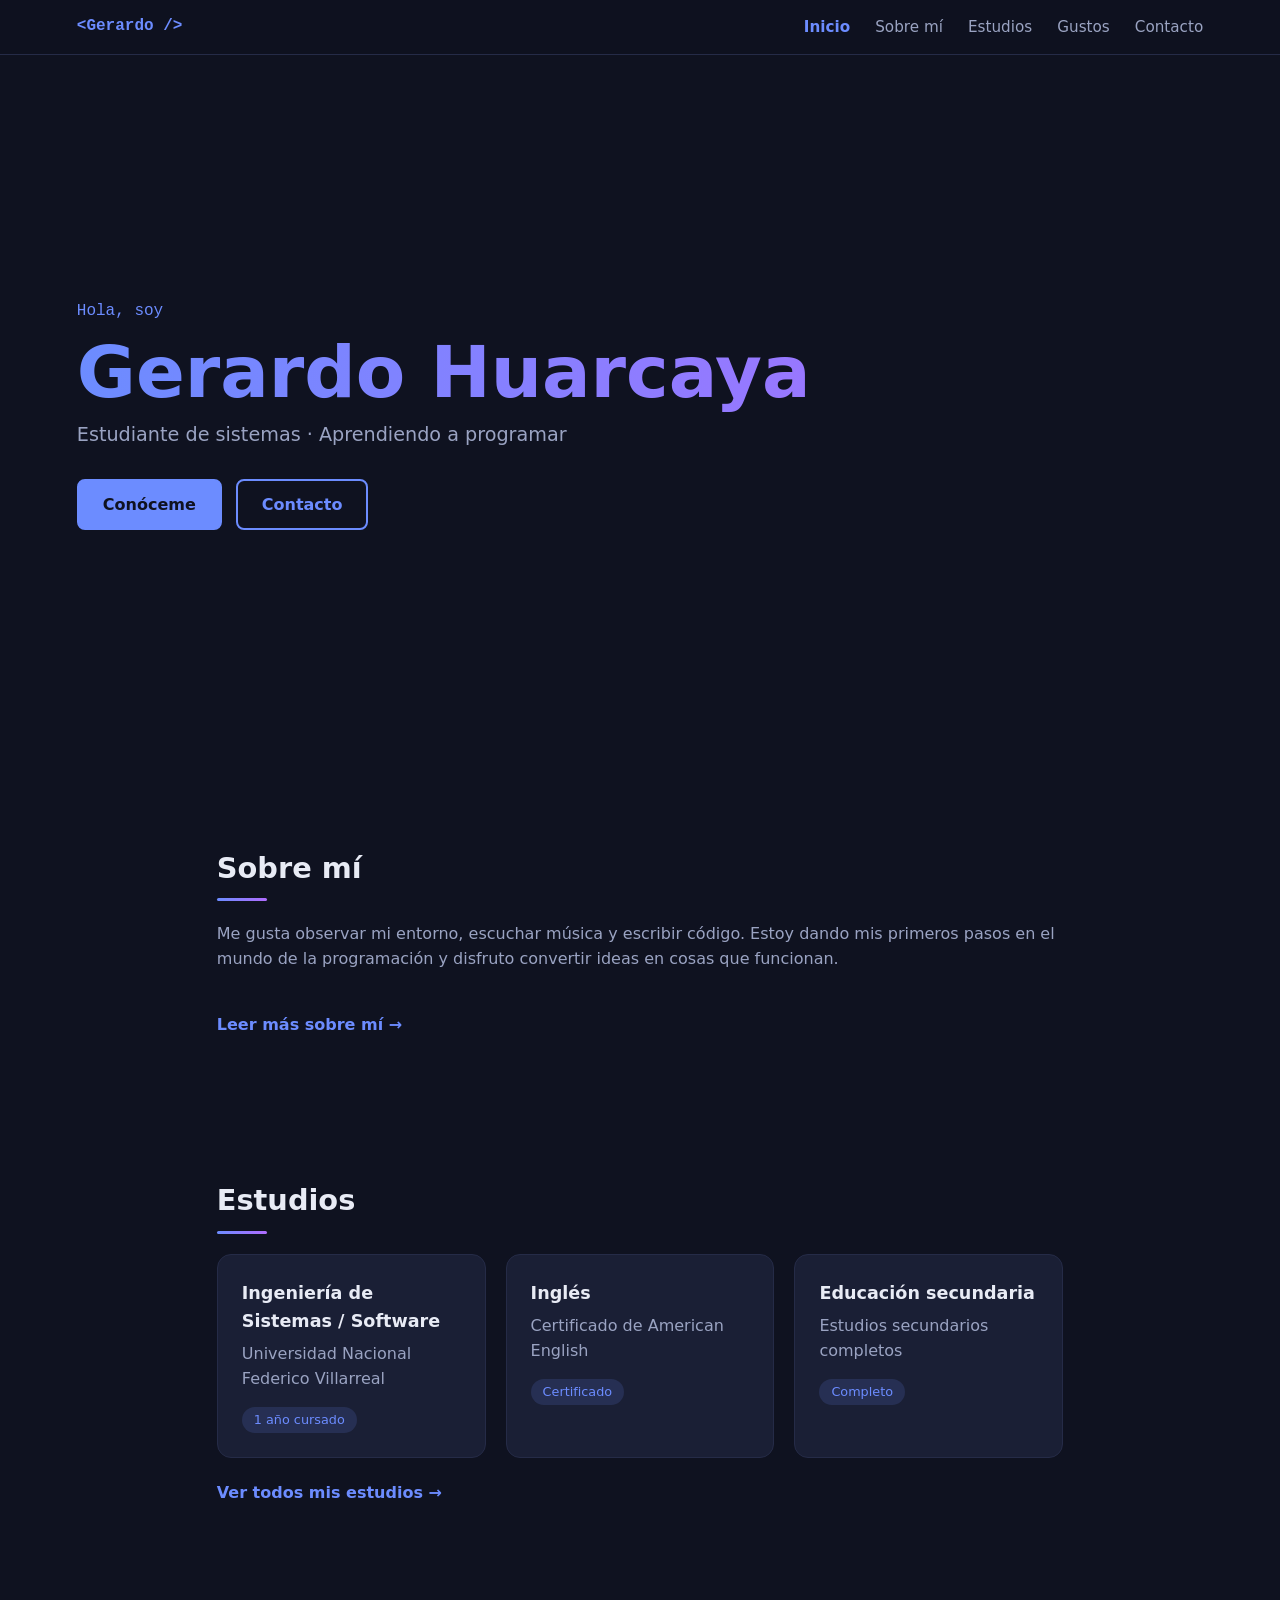
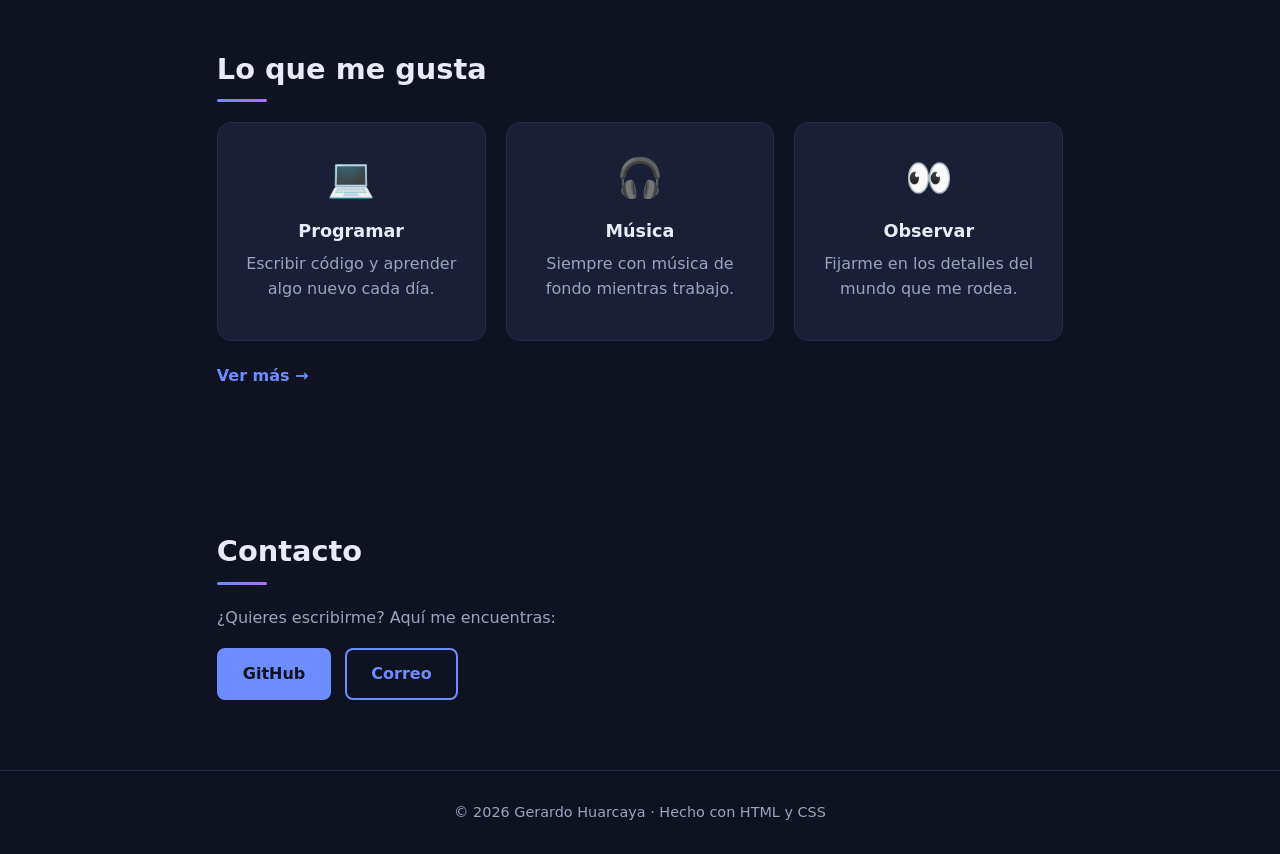
<file: index.html>
<!DOCTYPE html>
<html lang="es">
<head>
  <meta charset="UTF-8">
  <meta name="viewport" content="width=device-width, initial-scale=1.0">
  <title>Gerardo Huarcaya | Portafolio</title>
  <meta name="description" content="Página personal de Gerardo Huarcaya, estudiante de Ingeniería de Sistemas apasionado por la programación.">
  <link rel="stylesheet" href="style.css">
</head>
<body>

  <header class="nav">
    <a class="logo" href="#inicio">&lt;Gerardo /&gt;</a>
    <nav>
      <a href="index.html" class="activo">Inicio</a>
      <a href="sobre-mi.html">Sobre mí</a>
      <a href="estudios.html">Estudios</a>
      <a href="gustos.html">Gustos</a>
      <a href="contacto.html">Contacto</a>
    </nav>
  </header>

  <main>
    <section id="inicio" class="hero">
      <p class="hola">Hola, soy</p>
      <h1>Gerardo Huarcaya</h1>
      <p class="rol">Estudiante de sistemas · Aprendiendo a programar</p>
      <div class="botones">
        <a class="btn" href="sobre-mi.html">Conóceme</a>
        <a class="btn btn-sec" href="contacto.html">Contacto</a>
      </div>
    </section>

    <section id="sobre-mi" class="seccion">
      <h2>Sobre mí</h2>
      <p>
        Me gusta observar mi entorno, escuchar música y escribir código.
        Estoy dando mis primeros pasos en el mundo de la programación y
        disfruto convertir ideas en cosas que funcionan.
      </p>
      <a class="ver-mas" href="sobre-mi.html">Leer más sobre mí →</a>
    </section>

    <section id="estudios" class="seccion">
      <h2>Estudios</h2>
      <div class="tarjetas">
        <article class="tarjeta">
          <h3>Ingeniería de Sistemas / Software</h3>
          <p>Universidad Nacional Federico Villarreal</p>
          <span class="etiqueta">1 año cursado</span>
        </article>
        <article class="tarjeta">
          <h3>Inglés</h3>
          <p>Certificado de American English</p>
          <span class="etiqueta">Certificado</span>
        </article>
        <article class="tarjeta">
          <h3>Educación secundaria</h3>
          <p>Estudios secundarios completos</p>
          <span class="etiqueta">Completo</span>
        </article>
      </div>
      <a class="ver-mas" href="estudios.html">Ver todos mis estudios →</a>
    </section>

    <section id="gustos" class="seccion">
      <h2>Lo que me gusta</h2>
      <div class="tarjetas">
        <article class="tarjeta centro">
          <div class="emoji">💻</div>
          <h3>Programar</h3>
          <p>Escribir código y aprender algo nuevo cada día.</p>
        </article>
        <article class="tarjeta centro">
          <div class="emoji">🎧</div>
          <h3>Música</h3>
          <p>Siempre con música de fondo mientras trabajo.</p>
        </article>
        <article class="tarjeta centro">
          <div class="emoji">👀</div>
          <h3>Observar</h3>
          <p>Fijarme en los detalles del mundo que me rodea.</p>
        </article>
      </div>
      <a class="ver-mas" href="gustos.html">Ver más →</a>
    </section>

    <section id="contacto" class="seccion">
      <h2>Contacto</h2>
      <p>¿Quieres escribirme? Aquí me encuentras:</p>
      <div class="botones">
        <a class="btn" href="https://github.com/gerardohuarcaya" target="_blank" rel="noopener">GitHub</a>
        <a class="btn btn-sec" href="mailto:gerardohuarcaya45@gmail.com">Correo</a>
      </div>
    </section>
  </main>

  <footer>
    <p>© 2026 Gerardo Huarcaya · Hecho con HTML y CSS</p>
  </footer>

</body>
</html>
</file>
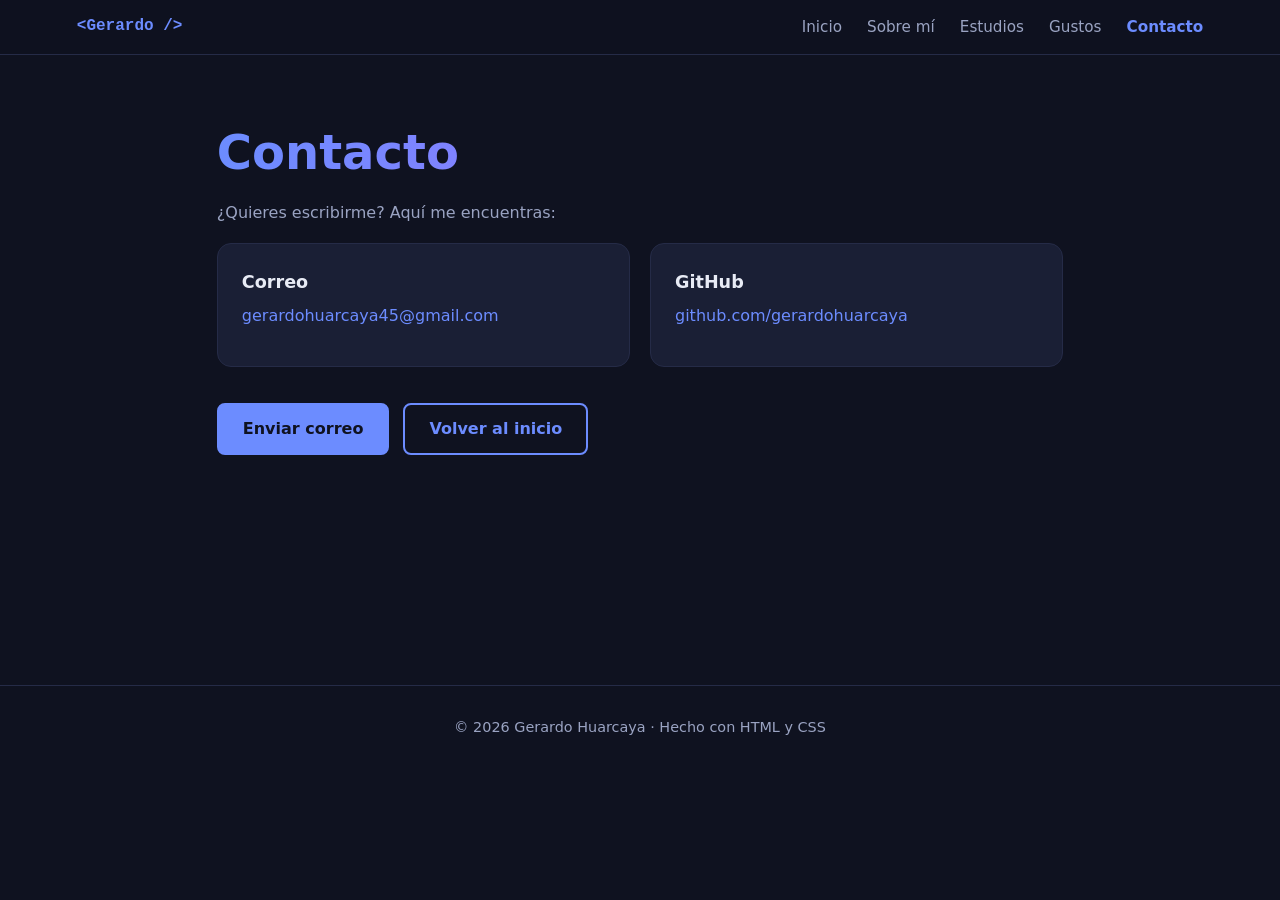
<file: contacto.html>
<!DOCTYPE html>
<html lang="es">
<head>
  <meta charset="UTF-8">
  <meta name="viewport" content="width=device-width, initial-scale=1.0">
  <title>Contacto | Gerardo Huarcaya</title>
  <meta name="description" content="Contacta con Gerardo Huarcaya por correo o revisa su GitHub.">
  <link rel="stylesheet" href="style.css">
</head>
<body>

  <header class="nav">
    <a class="logo" href="index.html">&lt;Gerardo /&gt;</a>
    <nav>
      <a href="index.html">Inicio</a>
      <a href="sobre-mi.html">Sobre mí</a>
      <a href="estudios.html">Estudios</a>
      <a href="gustos.html">Gustos</a>
      <a href="contacto.html" class="activo">Contacto</a>
    </nav>
  </header>

  <main>
    <section class="seccion pagina">
      <h1 class="titulo-pagina">Contacto</h1>
      <p>¿Quieres escribirme? Aquí me encuentras:</p>

      <div class="tarjetas">
        <article class="tarjeta">
          <h3>Correo</h3>
          <p><a class="enlace" href="mailto:gerardohuarcaya45@gmail.com">gerardohuarcaya45@gmail.com</a></p>
        </article>
        <article class="tarjeta">
          <h3>GitHub</h3>
          <p><a class="enlace" href="https://github.com/gerardohuarcaya" target="_blank" rel="noopener">github.com/gerardohuarcaya</a></p>
        </article>
      </div>

      <div class="botones espacio">
        <a class="btn" href="mailto:gerardohuarcaya45@gmail.com">Enviar correo</a>
        <a class="btn btn-sec" href="index.html">Volver al inicio</a>
      </div>
    </section>
  </main>

  <footer>
    <p>© 2026 Gerardo Huarcaya · Hecho con HTML y CSS</p>
  </footer>

</body>
</html>
</file>
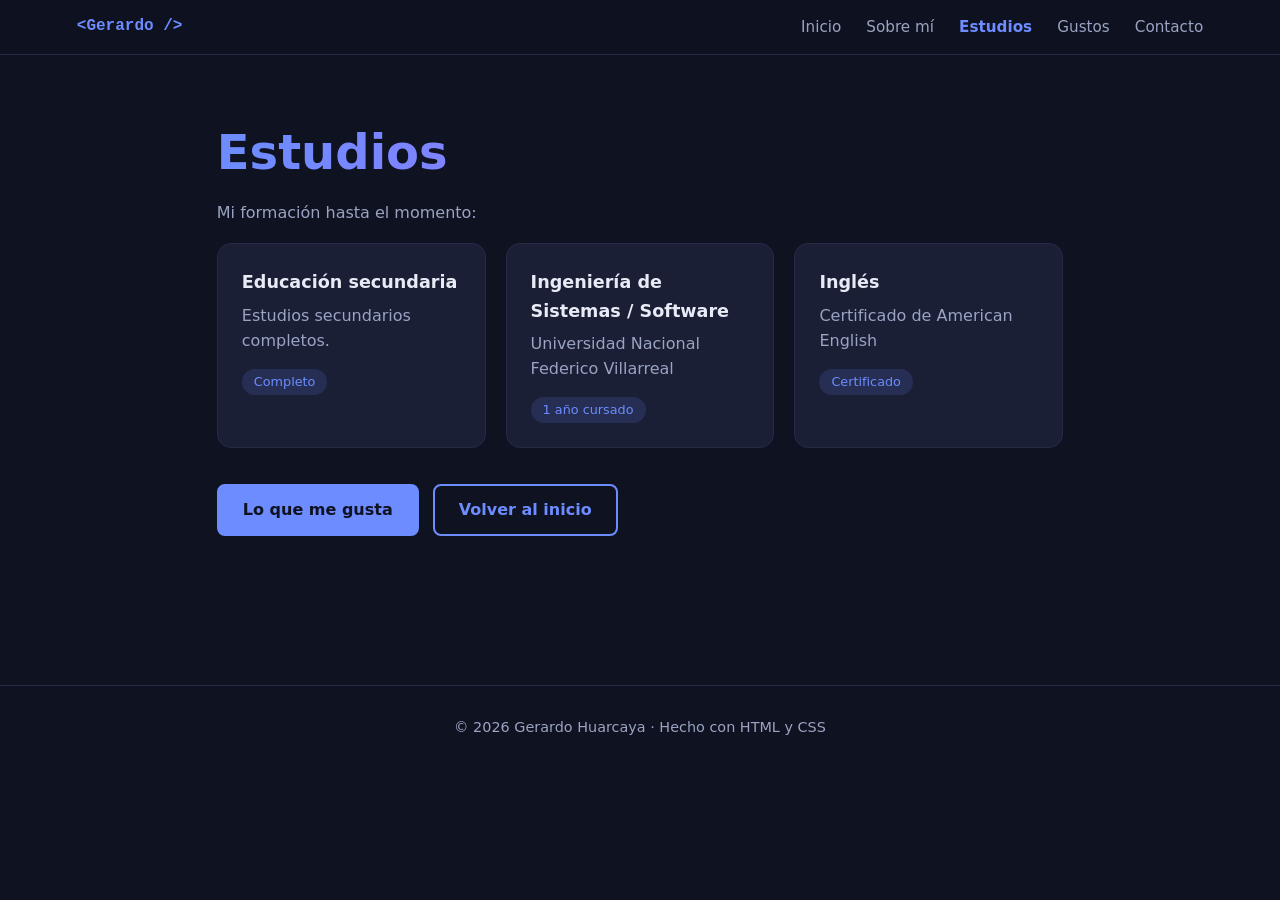
<file: estudios.html>
<!DOCTYPE html>
<html lang="es">
<head>
  <meta charset="UTF-8">
  <meta name="viewport" content="width=device-width, initial-scale=1.0">
  <title>Estudios | Gerardo Huarcaya</title>
  <meta name="description" content="Formación académica de Gerardo Huarcaya: educación secundaria, Ingeniería de Sistemas e inglés.">
  <link rel="stylesheet" href="style.css">
</head>
<body>

  <header class="nav">
    <a class="logo" href="index.html">&lt;Gerardo /&gt;</a>
    <nav>
      <a href="index.html">Inicio</a>
      <a href="sobre-mi.html">Sobre mí</a>
      <a href="estudios.html" class="activo">Estudios</a>
      <a href="gustos.html">Gustos</a>
      <a href="contacto.html">Contacto</a>
    </nav>
  </header>

  <main>
    <section class="seccion pagina">
      <h1 class="titulo-pagina">Estudios</h1>
      <p>Mi formación hasta el momento:</p>

      <div class="tarjetas">
        <article class="tarjeta">
          <h3>Educación secundaria</h3>
          <p>Estudios secundarios completos.</p>
          <span class="etiqueta">Completo</span>
        </article>
        <article class="tarjeta">
          <h3>Ingeniería de Sistemas / Software</h3>
          <p>Universidad Nacional Federico Villarreal</p>
          <span class="etiqueta">1 año cursado</span>
        </article>
        <article class="tarjeta">
          <h3>Inglés</h3>
          <p>Certificado de American English</p>
          <span class="etiqueta">Certificado</span>
        </article>
      </div>

      <div class="botones espacio">
        <a class="btn" href="gustos.html">Lo que me gusta</a>
        <a class="btn btn-sec" href="index.html">Volver al inicio</a>
      </div>
    </section>
  </main>

  <footer>
    <p>© 2026 Gerardo Huarcaya · Hecho con HTML y CSS</p>
  </footer>

</body>
</html>
</file>
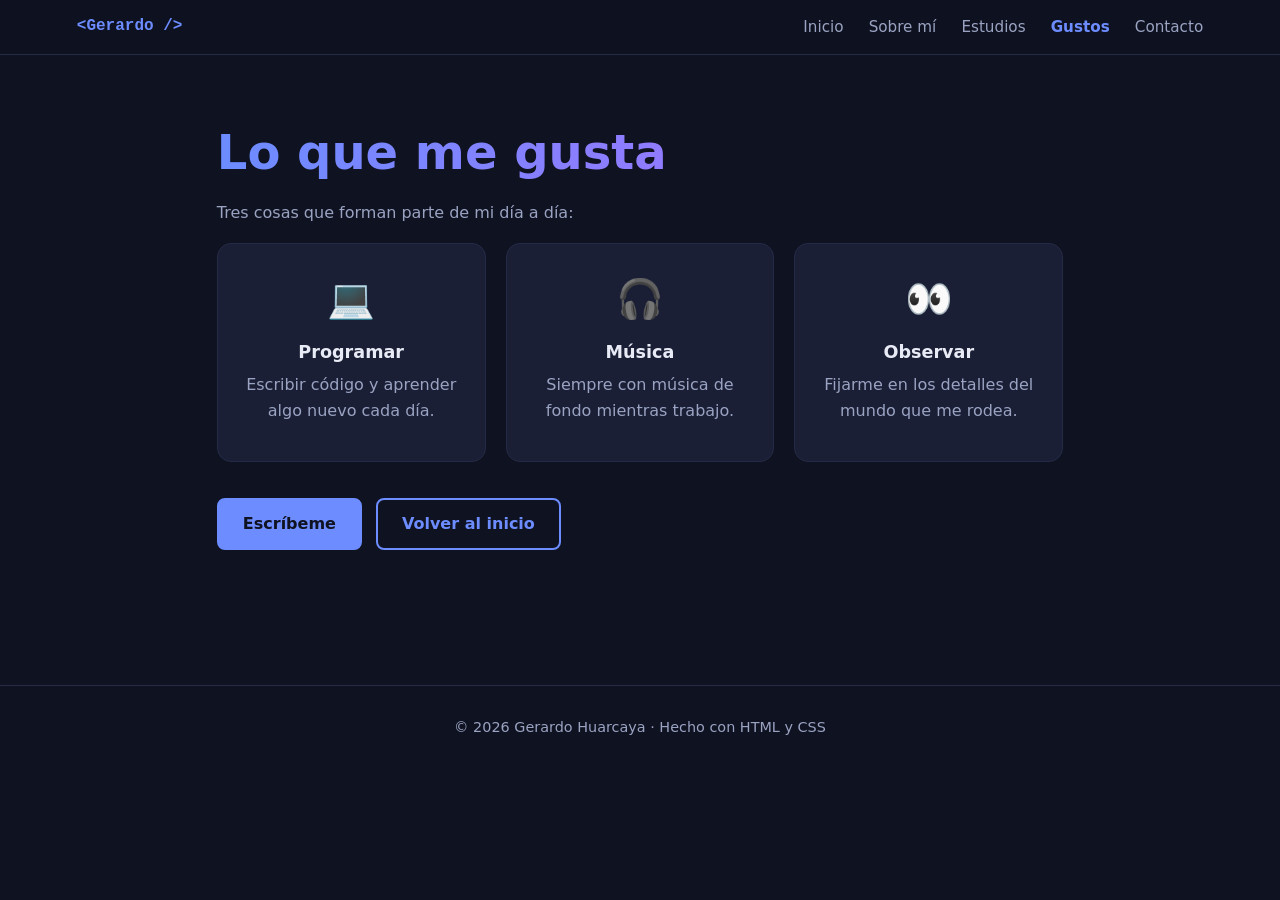
<file: gustos.html>
<!DOCTYPE html>
<html lang="es">
<head>
  <meta charset="UTF-8">
  <meta name="viewport" content="width=device-width, initial-scale=1.0">
  <title>Gustos | Gerardo Huarcaya</title>
  <meta name="description" content="Lo que le gusta a Gerardo Huarcaya: programar, escuchar música y observar su entorno.">
  <link rel="stylesheet" href="style.css">
</head>
<body>

  <header class="nav">
    <a class="logo" href="index.html">&lt;Gerardo /&gt;</a>
    <nav>
      <a href="index.html">Inicio</a>
      <a href="sobre-mi.html">Sobre mí</a>
      <a href="estudios.html">Estudios</a>
      <a href="gustos.html" class="activo">Gustos</a>
      <a href="contacto.html">Contacto</a>
    </nav>
  </header>

  <main>
    <section class="seccion pagina">
      <h1 class="titulo-pagina">Lo que me gusta</h1>
      <p>Tres cosas que forman parte de mi día a día:</p>

      <div class="tarjetas">
        <article class="tarjeta centro">
          <div class="emoji">💻</div>
          <h3>Programar</h3>
          <p>Escribir código y aprender algo nuevo cada día.</p>
        </article>
        <article class="tarjeta centro">
          <div class="emoji">🎧</div>
          <h3>Música</h3>
          <p>Siempre con música de fondo mientras trabajo.</p>
        </article>
        <article class="tarjeta centro">
          <div class="emoji">👀</div>
          <h3>Observar</h3>
          <p>Fijarme en los detalles del mundo que me rodea.</p>
        </article>
      </div>

      <div class="botones espacio">
        <a class="btn" href="contacto.html">Escríbeme</a>
        <a class="btn btn-sec" href="index.html">Volver al inicio</a>
      </div>
    </section>
  </main>

  <footer>
    <p>© 2026 Gerardo Huarcaya · Hecho con HTML y CSS</p>
  </footer>

</body>
</html>
</file>
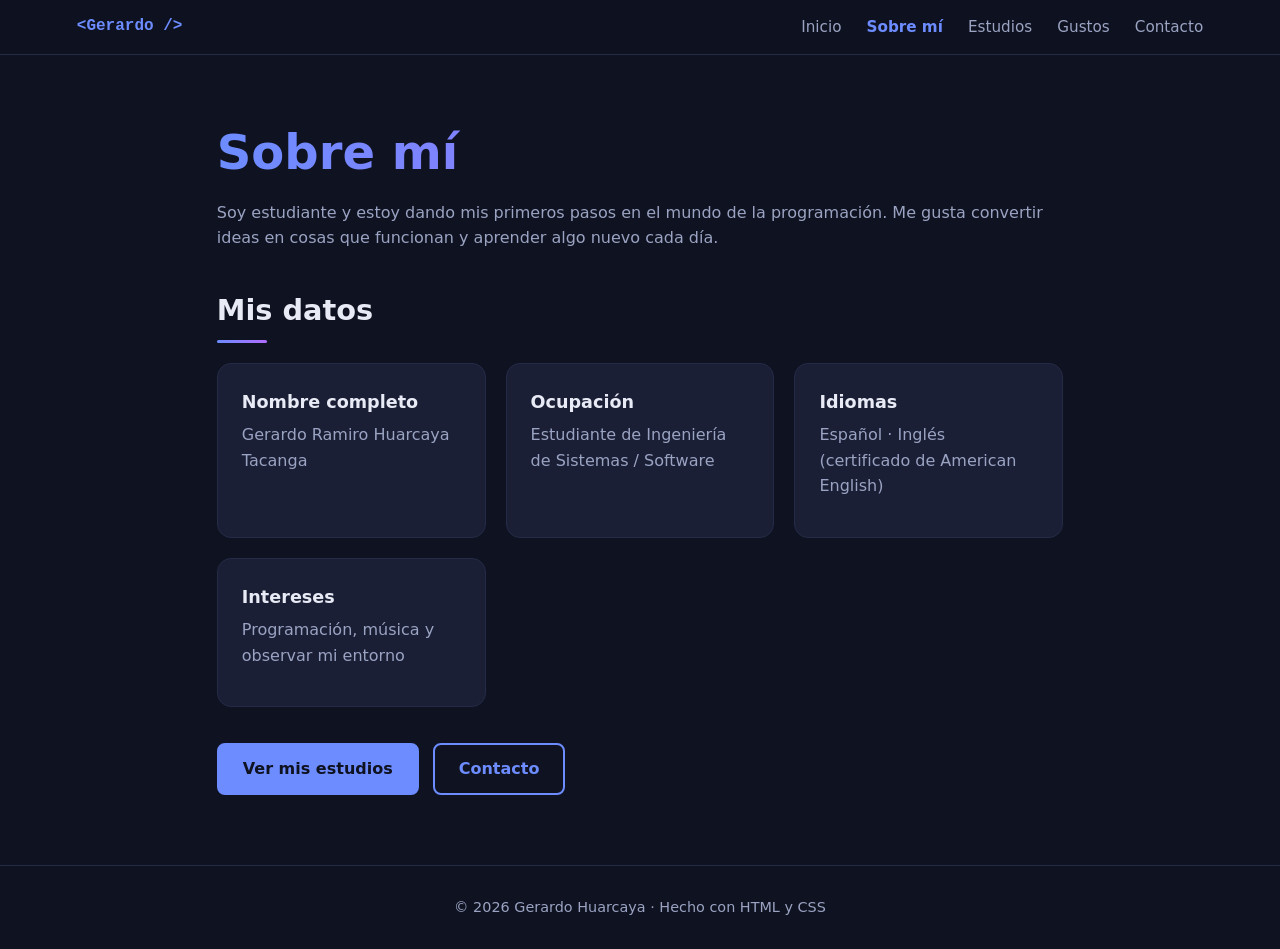
<file: sobre-mi.html>
<!DOCTYPE html>
<html lang="es">
<head>
  <meta charset="UTF-8">
  <meta name="viewport" content="width=device-width, initial-scale=1.0">
  <title>Sobre mí | Gerardo Huarcaya</title>
  <meta name="description" content="Conoce a Gerardo Huarcaya, estudiante de Ingeniería de Sistemas apasionado por la programación.">
  <link rel="stylesheet" href="style.css">
</head>
<body>

  <header class="nav">
    <a class="logo" href="index.html">&lt;Gerardo /&gt;</a>
    <nav>
      <a href="index.html">Inicio</a>
      <a href="sobre-mi.html" class="activo">Sobre mí</a>
      <a href="estudios.html">Estudios</a>
      <a href="gustos.html">Gustos</a>
      <a href="contacto.html">Contacto</a>
    </nav>
  </header>

  <main>
    <section class="seccion pagina">
      <h1 class="titulo-pagina">Sobre mí</h1>
      <p>
        Soy estudiante y estoy dando mis primeros pasos en el mundo de la
        programación. Me gusta convertir ideas en cosas que funcionan y
        aprender algo nuevo cada día.
      </p>

      <h2>Mis datos</h2>
      <div class="tarjetas">
        <article class="tarjeta">
          <h3>Nombre completo</h3>
          <p>Gerardo Ramiro Huarcaya Tacanga</p>
        </article>
        <article class="tarjeta">
          <h3>Ocupación</h3>
          <p>Estudiante de Ingeniería de Sistemas / Software</p>
        </article>
        <article class="tarjeta">
          <h3>Idiomas</h3>
          <p>Español · Inglés (certificado de American English)</p>
        </article>
        <article class="tarjeta">
          <h3>Intereses</h3>
          <p>Programación, música y observar mi entorno</p>
        </article>
      </div>

      <div class="botones espacio">
        <a class="btn" href="estudios.html">Ver mis estudios</a>
        <a class="btn btn-sec" href="contacto.html">Contacto</a>
      </div>
    </section>
  </main>

  <footer>
    <p>© 2026 Gerardo Huarcaya · Hecho con HTML y CSS</p>
  </footer>

</body>
</html>
</file>
<file: style.css>
:root {
  --bg: #0f1220;
  --card: #1a1f35;
  --texto: #e8ebf5;
  --suave: #9aa3c2;
  --acento: #6c8cff;
  --acento2: #b06cff;
}

* { box-sizing: border-box; margin: 0; padding: 0; }

html { scroll-behavior: smooth; }

body {
  font-family: "Segoe UI", system-ui, -apple-system, sans-serif;
  background: var(--bg);
  color: var(--texto);
  line-height: 1.6;
}

/* Barra de navegación */
.nav {
  position: sticky;
  top: 0;
  z-index: 10;
  display: flex;
  justify-content: space-between;
  align-items: center;
  padding: 14px 6vw;
  background: rgba(15, 18, 32, 0.9);
  backdrop-filter: blur(8px);
  border-bottom: 1px solid #252b47;
}

.logo {
  font-family: "Courier New", monospace;
  font-weight: bold;
  color: var(--acento);
  text-decoration: none;
}

.nav nav a {
  color: var(--suave);
  text-decoration: none;
  margin-left: 20px;
  font-size: 0.95rem;
  transition: color 0.2s;
}

.nav nav a:hover { color: var(--texto); }

.nav nav a.activo { color: var(--acento); font-weight: 600; }

/* Páginas internas */
.pagina { min-height: 70vh; }

.titulo-pagina {
  font-size: clamp(2rem, 6vw, 3rem);
  line-height: 1.15;
  margin-bottom: 20px;
  background: linear-gradient(90deg, var(--acento), var(--acento2));
  -webkit-background-clip: text;
  background-clip: text;
  color: transparent;
}

.pagina h2 { margin-top: 36px; }

.espacio { margin-top: 36px; }

.ver-mas {
  display: inline-block;
  margin-top: 22px;
  color: var(--acento);
  text-decoration: none;
  font-weight: 600;
}

.ver-mas:hover { text-decoration: underline; }

.enlace { color: var(--acento); text-decoration: none; word-break: break-all; }
.enlace:hover { text-decoration: underline; }

/* Portada */
.hero {
  min-height: 80vh;
  display: flex;
  flex-direction: column;
  justify-content: center;
  padding: 0 6vw;
}

.hola { color: var(--acento); font-family: "Courier New", monospace; }

.hero h1 {
  font-size: clamp(2.4rem, 8vw, 4.5rem);
  line-height: 1.1;
  background: linear-gradient(90deg, var(--acento), var(--acento2));
  -webkit-background-clip: text;
  background-clip: text;
  color: transparent;
  margin: 8px 0;
}

.rol { color: var(--suave); font-size: 1.2rem; margin-bottom: 28px; }

/* Botones */
.botones { display: flex; gap: 14px; flex-wrap: wrap; }

.btn {
  display: inline-block;
  padding: 11px 24px;
  border-radius: 8px;
  background: var(--acento);
  color: #0f1220;
  font-weight: 600;
  text-decoration: none;
  border: 2px solid var(--acento);
  transition: transform 0.2s, opacity 0.2s;
}

.btn:hover { transform: translateY(-2px); opacity: 0.9; }

.btn-sec { background: transparent; color: var(--acento); }

/* Secciones */
.seccion { padding: 70px 6vw; max-width: 1000px; margin: 0 auto; }

.seccion h2 {
  font-size: 1.8rem;
  margin-bottom: 20px;
  position: relative;
  padding-bottom: 10px;
}

.seccion h2::after {
  content: "";
  position: absolute;
  left: 0; bottom: 0;
  width: 50px; height: 3px;
  border-radius: 2px;
  background: linear-gradient(90deg, var(--acento), var(--acento2));
}

.seccion p { color: var(--suave); margin-bottom: 18px; }

/* Tarjetas */
.tarjetas {
  display: grid;
  grid-template-columns: repeat(auto-fit, minmax(240px, 1fr));
  gap: 20px;
}

.tarjeta {
  background: var(--card);
  border: 1px solid #252b47;
  border-radius: 14px;
  padding: 24px;
  transition: transform 0.25s, border-color 0.25s;
}

.tarjeta:hover { transform: translateY(-5px); border-color: var(--acento); }

.tarjeta h3 { margin-bottom: 6px; font-size: 1.1rem; }
.tarjeta p { margin-bottom: 14px; }

.etiqueta {
  display: inline-block;
  font-size: 0.8rem;
  padding: 3px 12px;
  border-radius: 20px;
  background: rgba(108, 140, 255, 0.15);
  color: var(--acento);
}

.centro { text-align: center; }
.emoji { font-size: 2.4rem; margin-bottom: 8px; }

/* Pie */
footer {
  text-align: center;
  padding: 30px;
  color: var(--suave);
  border-top: 1px solid #252b47;
  font-size: 0.9rem;
}

@media (max-width: 600px) {
  .nav nav a { margin-left: 12px; font-size: 0.85rem; }
}
</file>
